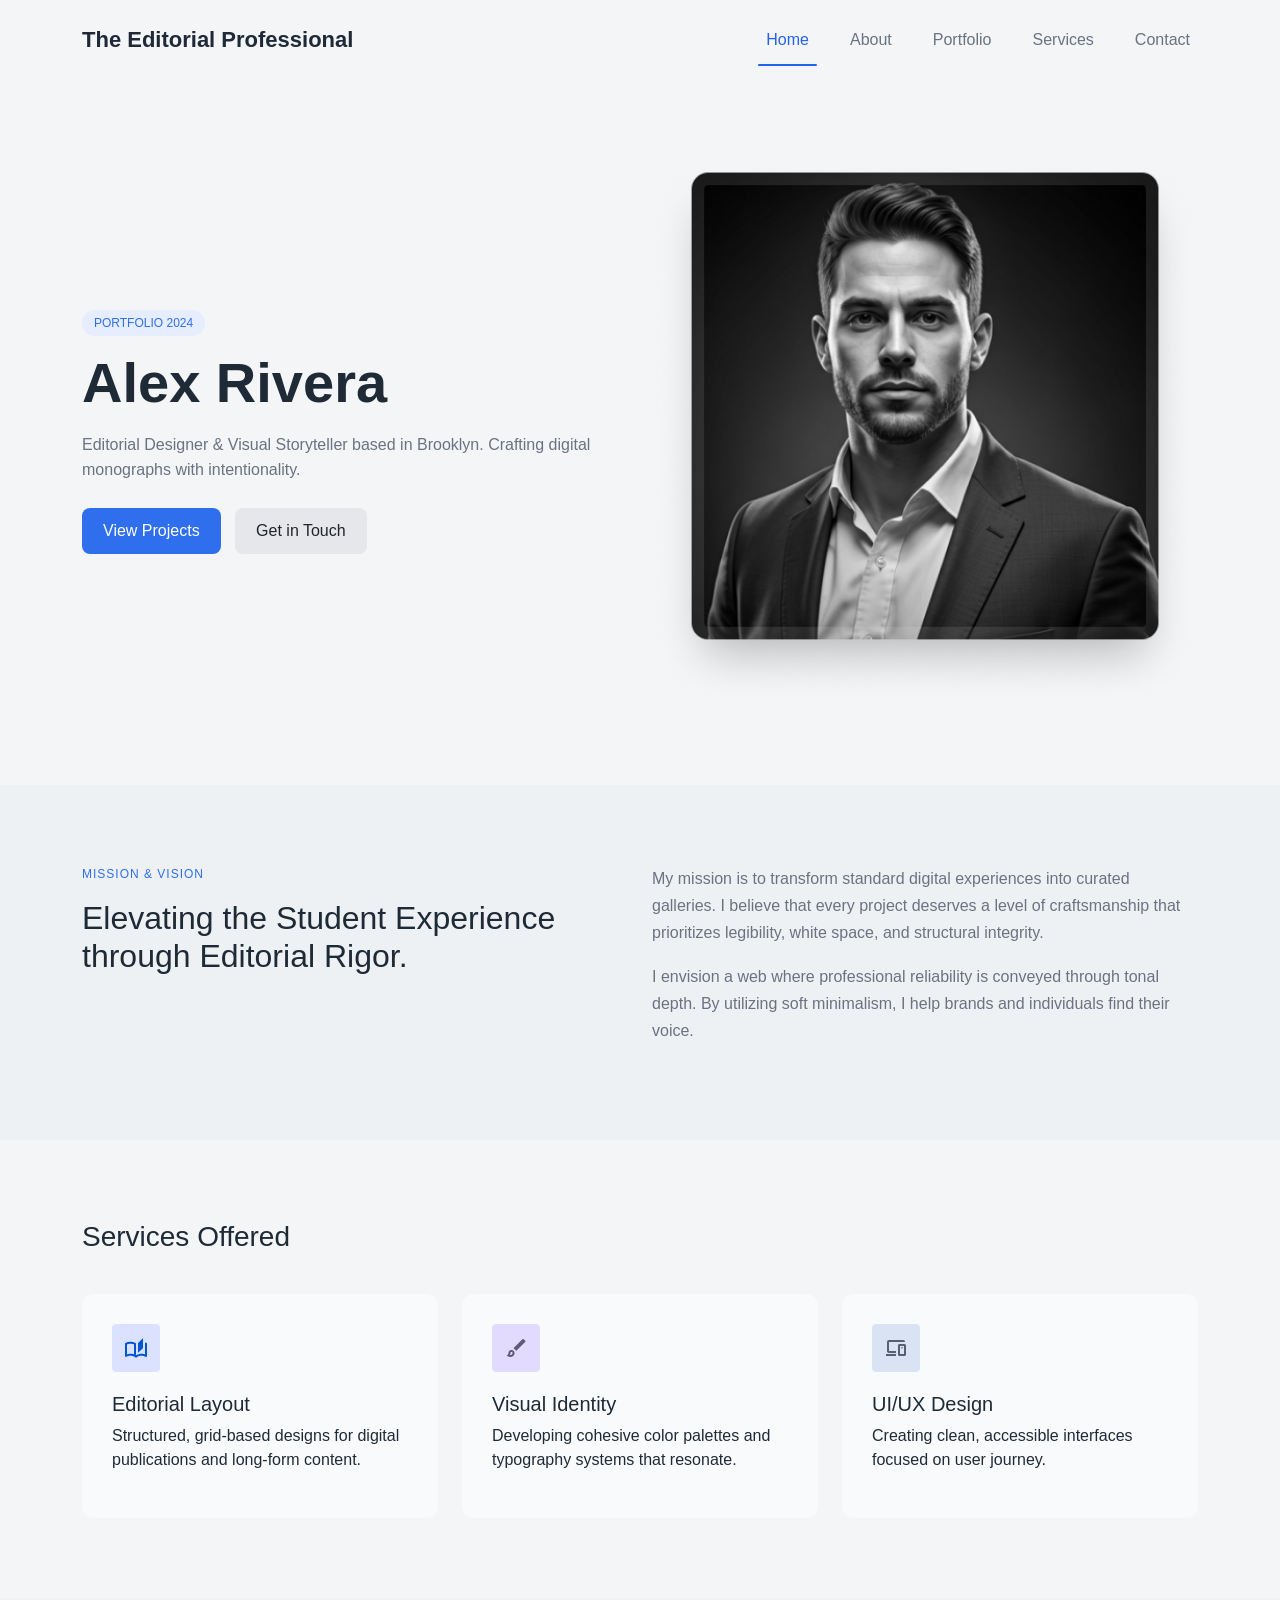
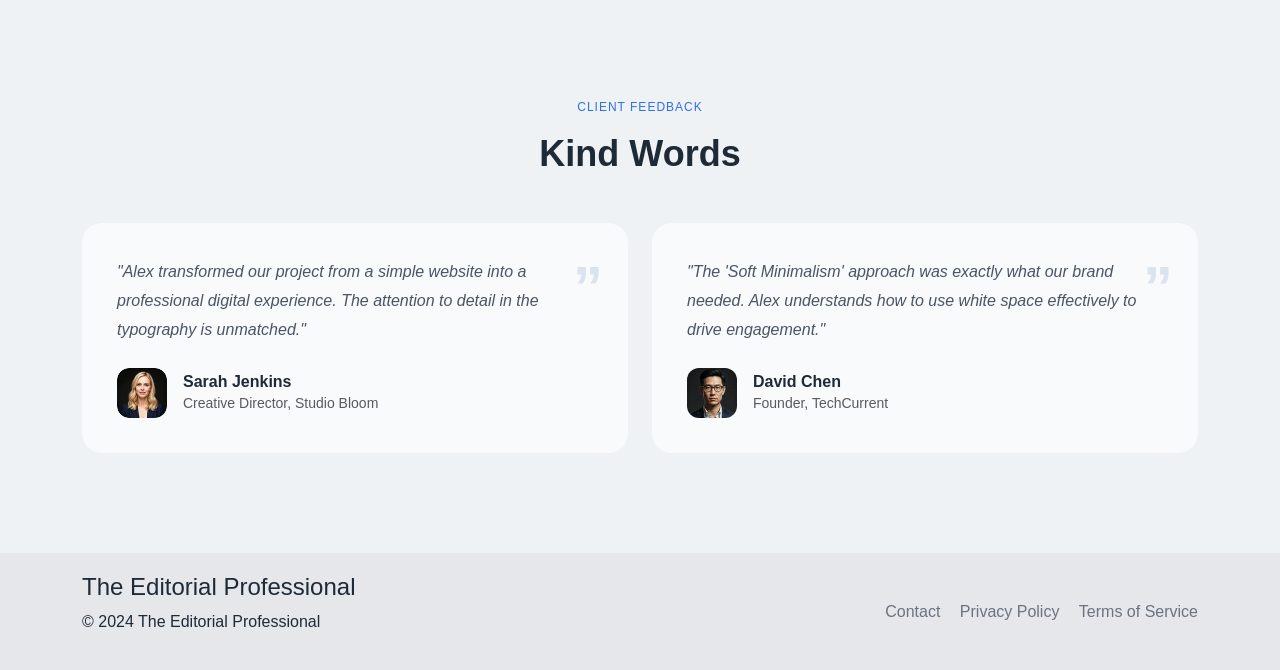
<file: index.html>
<!DOCTYPE html>
<html lang="en">
<head>
    <meta charset="UTF-8">
    <meta name="viewport" content="width=device-width, initial-scale=1.0">
    <title>Home</title>

    <!-- Bootstrap -->
    <link href="https://cdn.jsdelivr.net/npm/bootstrap@5.3.8/dist/css/bootstrap.min.css" rel="stylesheet" integrity="sha384-sRIl4kxILFvY47J16cr9ZwB07vP4J8+LH7qKQnuqkuIAvNWLzeN8tE5YBujZqJLB" crossorigin="anonymous">

    <!-- Custom CSS -->
    <link rel="stylesheet" href="style.css">
</head>
<body>

<!-- ===== Navbar Section Start ===== -->
<nav class="navbar navbar-expand-lg custom-navbar">
    <div class="container">

        <!-- Logo -->
        <a class="navbar-brand" href="#">The Editorial Professional</a>

        <!-- Mobile Toggle -->
        <button class="navbar-toggler" type="button" data-bs-toggle="collapse" data-bs-target="#navbarNav">
            <span class="navbar-toggler-icon"></span>
        </button>

        <!-- Menu -->
        <div class="collapse navbar-collapse justify-content-end" id="navbarNav">
            <ul class="navbar-nav">

                <li class="nav-item">
                    <a class="nav-link active" href="index.html">Home</a>
                </li>

                <li class="nav-item">
                    <a class="nav-link" href="about.html">About</a>
                </li>

                <li class="nav-item">
                    <a class="nav-link" href="portfolio.html">Portfolio</a>
                </li>

                <li class="nav-item">
                    <a class="nav-link" href="services.html">Services</a>
                </li>

                <li class="nav-item">
                    <a class="nav-link" href="contract.html">Contact</a>
                </li>

            </ul>
        </div>

    </div>
</nav>
<!-- ===== Navbar Section End ===== -->


<!-- ===== Hero Section Start ===== -->
<section class="hero-section">
    <div class="container">
        <div class="row align-items-center">

            <div class="col-lg-6">
                <span class="badge-custom">PORTFOLIO 2024</span>

                <h1 class="hero-title">Alex Rivera</h1>

                <p class="hero-text">
                    Editorial Designer & Visual Storyteller based in Brooklyn.
                    Crafting digital monographs with intentionality.
                </p>

                <div class="hero-buttons">
                    <a href="#" class="btn btn-primary-custom">View Projects</a>
                    <a href="#" class="btn btn-secondary-custom">Get in Touch</a>
                </div>
            </div>

            <div class="col-lg-6 text-center">
                <img src="img/home/Container.png" class="hero-img" alt="">
            </div>

        </div>
    </div>
</section>
<!-- ===== Hero Section End ===== -->


<!-- ===== Mission Section Start ===== -->
<section class="mission-section">
    <div class="container">
        <div class="row">

            <div class="col-lg-6">
                <p class="section-label">MISSION & VISION</p>
                <h2 class="mission-title">
                    Elevating the Student Experience through Editorial Rigor.
                </h2>
            </div>

            <div class="col-lg-6">
                <p class="mission-text">
                    My mission is to transform standard digital experiences into curated galleries.
                    I believe that every project deserves a level of craftsmanship that prioritizes
                    legibility, white space, and structural integrity.
                </p>

                <p class="mission-text">
                    I envision a web where professional reliability is conveyed through tonal depth.
                    By utilizing soft minimalism, I help brands and individuals find their voice.
                </p>
            </div>

        </div>
    </div>
</section>
<!-- ===== Mission Section End ===== -->


<!-- ===== Services Section Start ===== -->
<section class="services-section">
    <div class="container">

        <h3 class="services-title">Services Offered</h3>

        <div class="row g-4">

            <div class="col-md-4">
                <div class="service-card">
                    <img src="img/home/Background (1).png" alt="">
                    <h5>Editorial Layout</h5>
                    <p>Structured, grid-based designs for digital publications and long-form content.</p>
                </div>
            </div>

            <div class="col-md-4">
                <div class="service-card">
                    <img src="img/home/Background (2).png" alt="">
                    <h5>Visual Identity</h5>
                    <p>Developing cohesive color palettes and typography systems that resonate.</p>
                </div>
            </div>

            <div class="col-md-4">
                <div class="service-card">
                    <img src="img/home/Background (3).png" alt="">
                    <h5>UI/UX Design</h5>
                    <p>Creating clean, accessible interfaces focused on user journey.</p>
                </div>
            </div>

        </div>
    </div>
</section>
<!-- ===== Services Section End ===== -->



<!-- ===== Testimonial Section Start ===== -->
<section class="testimonial-section">
    <div class="container">

        <!-- Heading -->
        <div class="text-center mb-5">
            <p class="section-label">CLIENT FEEDBACK</p>
            <h2 class="testimonial-title">Kind Words</h2>
        </div>


        <div class="row g-4">

            <!-- Card 1 -->
            <div class="col-lg-6">
                <div class="testimonial-card">

                    <div class="quote-icon">”</div>

                    <p class="testimonial-text">
                        "Alex transformed our project from a simple website into a professional digital experience.
                        The attention to detail in the typography is unmatched."
                    </p>

                    <div class="d-flex align-items-center mt-4">
                        <img src="img/home/Background (4).png" class="client-img" alt="">

                        <div class="ms-3">
                            <h6 class="mb-0 fw-semibold">Sarah Jenkins</h6>
                            <small class="text-muted">Creative Director, Studio Bloom</small>
                        </div>
                    </div>

                </div>
            </div>


            <!-- Card 2 -->
            <div class="col-lg-6">
                <div class="testimonial-card">

                    <div class="quote-icon">”</div>

                    <p class="testimonial-text">
                        "The 'Soft Minimalism' approach was exactly what our brand 
                        <br>needed.
                        Alex understands how to use white space effectively to drive engagement."
                    </p>

                    <div class="d-flex align-items-center mt-4">
                        <img src="img/home/David Chen.png" class="client-img" alt="">

                        <div class="ms-3">
                            <h6 class="mb-0 fw-semibold">David Chen</h6>
                            <small class="text-muted">Founder, TechCurrent</small>
                        </div>
                    </div>

                </div>
            </div>

        </div>

    </div>
</section>
<!-- ===== Testimonial Section End ===== -->



<!-- ===== Footer Section Start ===== -->
<footer class="footer">
    <div class="container d-flex justify-content-between align-items-center flex-wrap">
        <div>
            <h4>The Editorial Professional</h4>
            <p>© 2024 The Editorial Professional</p>
        </div>

        <div>
            <a href="contract.html">Contact</a>
            <a href="#">Privacy Policy</a>
            <a href="#">Terms of Service</a>
        </div>
    </div>
</footer>
<!-- ===== Footer Section End ===== -->


<script src="https://cdn.jsdelivr.net/npm/bootstrap@5.3.8/dist/js/bootstrap.bundle.min.js" integrity="sha384-FKyoEForCGlyvwx9Hj09JcYn3nv7wiPVlz7YYwJrWVcXK/BmnVDxM+D2scQbITxI" crossorigin="anonymous"></script>
</body>
</html>
</file>
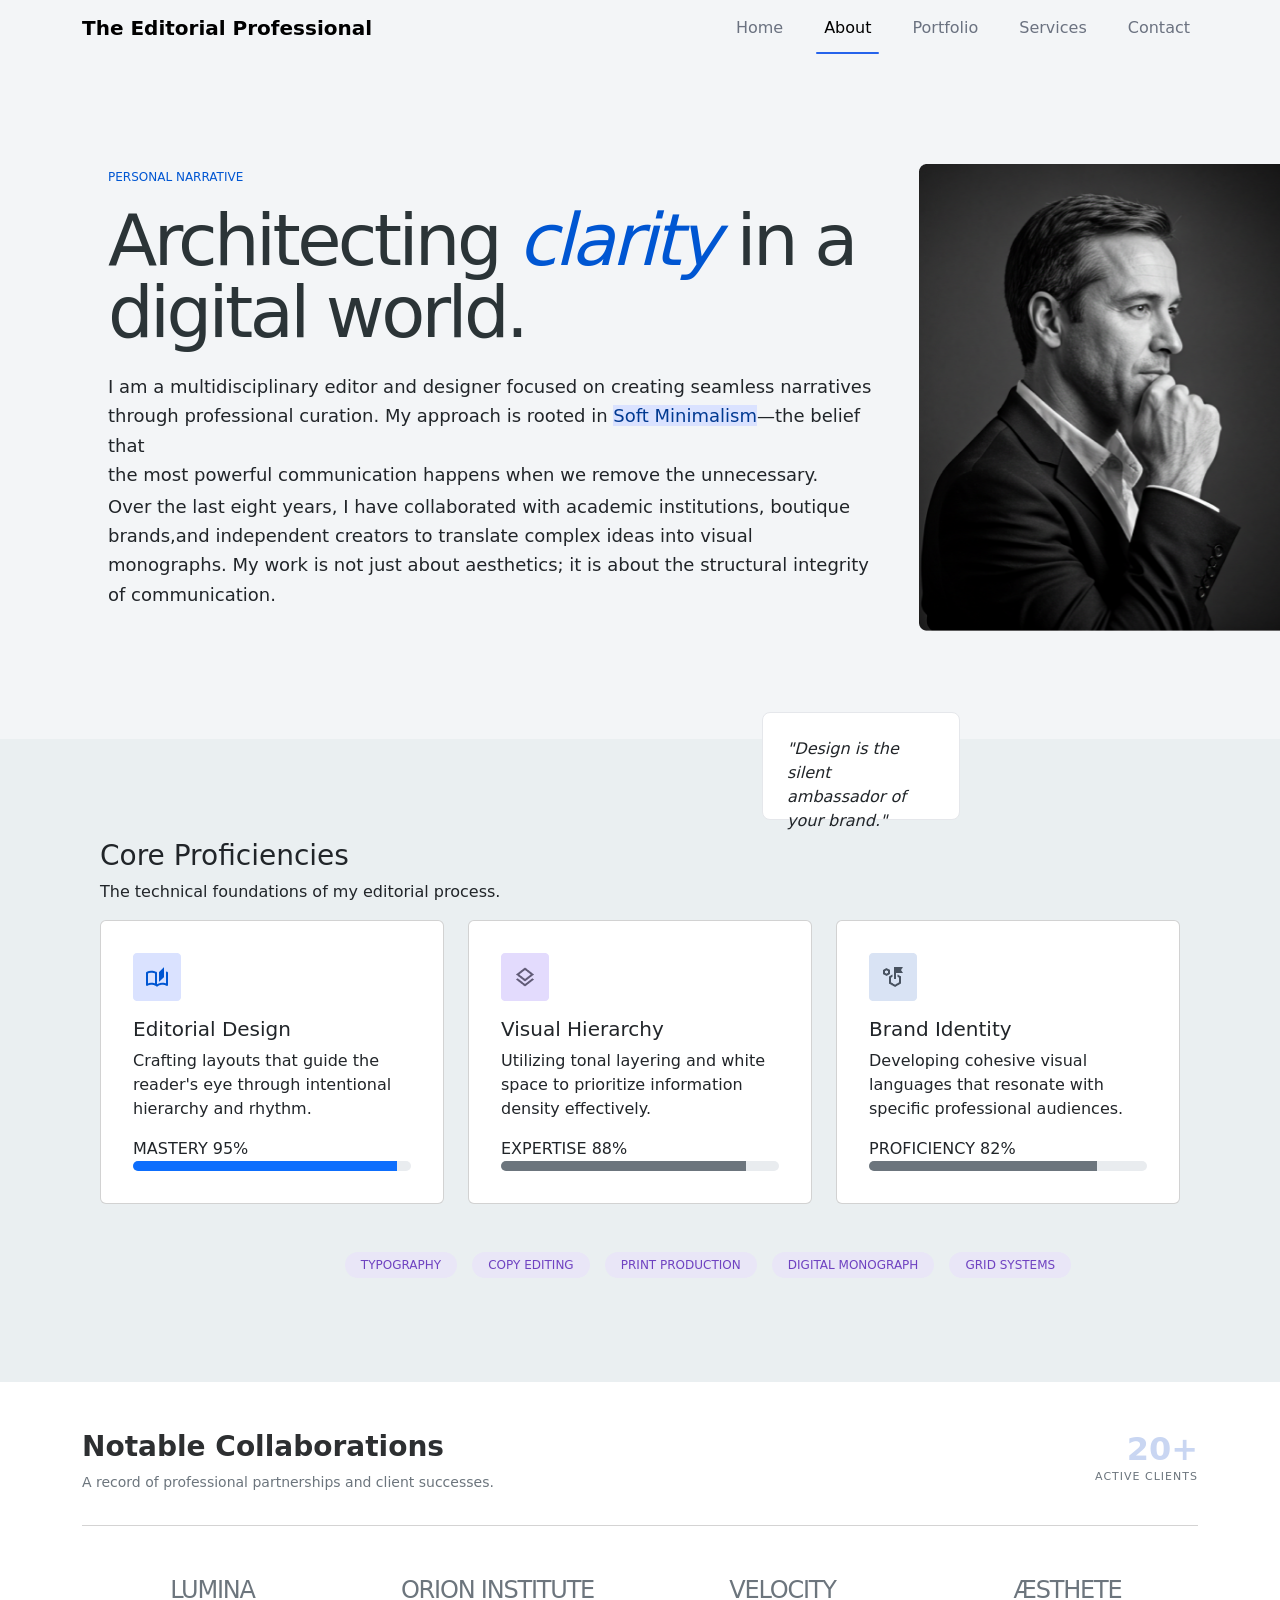
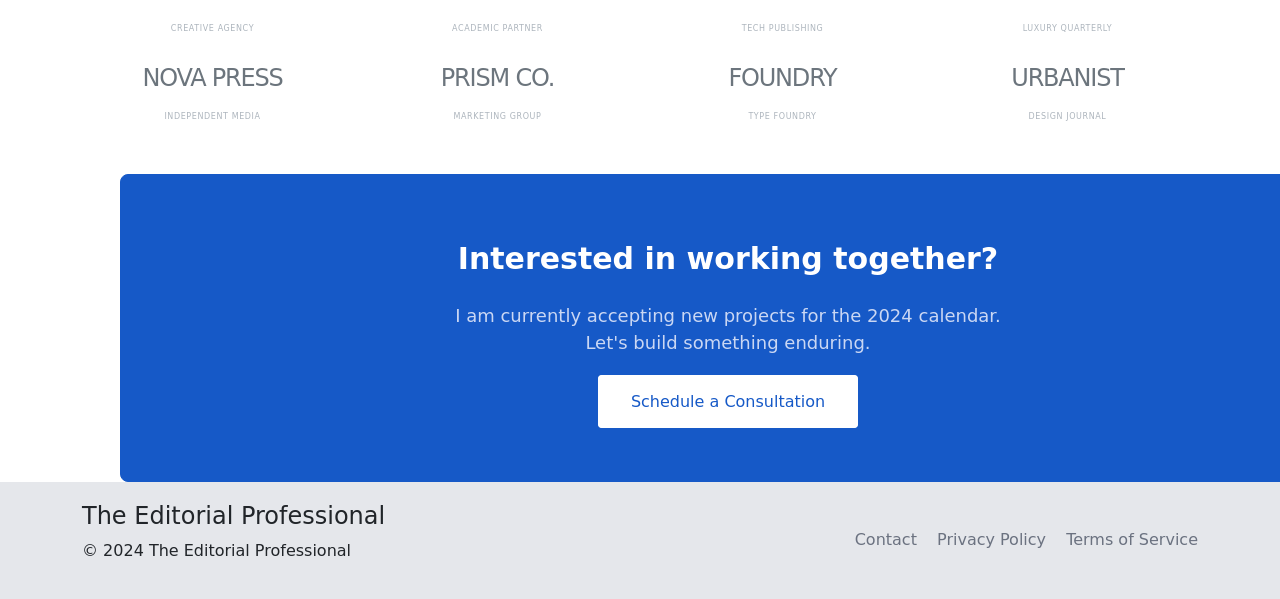
<file: about.html>
<!DOCTYPE html>
<html lang="en">
<head>
    <meta charset="UTF-8">
    <meta name="viewport" content="width=device-width, initial-scale=1.0">
    <title>About</title>
    <link rel="stylesheet" href="style.css">
    <link href="https://cdn.jsdelivr.net/npm/bootstrap@5.3.8/dist/css/bootstrap.min.css" rel="stylesheet" integrity="sha384-sRIl4kxILFvY47J16cr9ZwB07vP4J8+LH7qKQnuqkuIAvNWLzeN8tE5YBujZqJLB" crossorigin="anonymous">
</head>
<body>

    <!-- ===== Navbar Section Start ===== -->
    <nav class="navbar navbar-expand-lg custom-navbar">
        <div class="container">

            <!-- Logo -->
            <a class="navbar-brand" href="#">The Editorial Professional</a>

            <!-- Mobile Toggle -->
            <button class="navbar-toggler" type="button" data-bs-toggle="collapse" data-bs-target="#navbarNav">
                <span class="navbar-toggler-icon"></span>
            </button>

            <!-- Menu -->
            <div class="collapse navbar-collapse justify-content-end" id="navbarNav">
                <ul class="navbar-nav">

                    <li class="nav-item">
                        <a class="nav-link" href="index.html">Home</a>
                    </li>

                    <li class="nav-item">
                        <a class="nav-link active" href="about.html">About</a>
                    </li>

                    <li class="nav-item">
                        <a class="nav-link" href="portfolio.html">Portfolio</a>
                    </li>

                    <li class="nav-item">
                        <a class="nav-link" href="services.html">Services</a>
                    </li>

                    <li class="nav-item">
                        <a class="nav-link" href="contract.html">Contact</a>
                    </li>

                </ul>
            </div>

        </div>
    </nav>
    <!-- ===== Navbar Section End ===== -->

    <section class="about-section portfolio-hero-section-bg">
        <div class="d-flex">
            <div class="p-2 w-100">
                <p><span class="color-blue custom-size-font">PERSONAL NARRATIVE</span></p>
                <div class="heading-div">
                    <h1>Architecting <span style="font-style: italic;" class="color-blue">clarity</span> in a
                    digital world.</h1>
                </div>
                <div class="custom-div-p">
                    <p class="custom-size-p padding-top-about">
                    I am a multidisciplinary editor and designer focused on creating seamless narratives through professional curation. My approach is rooted in <span style="color: #003991; background-color: #DAE2FF;">Soft Minimalism</span>—the belief that <br>the most powerful communication happens when we remove the unnecessary.
                    </p>
                </div>
                <br><br>
                <div class="custom-div-p">
                    <p class="custom-size-p">
                    Over the last eight years, I have collaborated with academic institutions, boutique brands,and independent creators to translate complex ideas into visual monographs. My work is not just about aesthetics; it is about the structural integrity of communication.
                    </p>
                </div>
            </div>
            <div class="p-2 flex-shrink-1">
                <img src="src/img/person about.png" width="373.33px" height="466.66px" alt="">
                <div class="box-about-quote mt-3">
                    <p>
                        "Design is the silent ambassador of your brand."
                    </p>
                </div>
            </div>
        </div>
    </section>
    <section class="about-section custom-bg-core">
        <div>
            <h3>Core Proficiencies</h3>
            <p>The technical foundations of my editorial process.</p>
        </div>
        <div class="row row-cols-1 row-cols-md-3 g-4">
            <div class="col">
                <div class="card h-100 custom-padding-card1">
                    <img src="/src/img/icons/editorial design.png" width="48px" height="48px" alt="...">
                    <div class="card-body" style="padding: 0;">
                        <h5 class="card-title custom-padding-top">Editorial Design</h5>
                        <p class="card-text custom-padding-bottom">Crafting layouts that guide the reader's eye
                        through intentional hierarchy and rhythm.</p>
                    </div>
                    <div class="progress-label">
                        <span>MASTERY</span>
                        <span>95%</span>
                    </div>
                    <div class="progress" role="progressbar" aria-label="Example 10px high" style="height: 10px;">
                        <div class="progress-bar .bg-primary" style="width:95%"></div>
                    </div>
                </div>
            </div>
            <div class="col">
                <div class="card h-100 custom-padding-card1">
                    <img src="/src/img/icons/visual hierarchy.png" width="48px" height="48px" alt="...">
                    <div class="card-body" style="padding: 0;">
                        <h5 class="card-title custom-padding-top">Visual Hierarchy</h5>
                        <p class="card-text custom-padding-bottom">Utilizing tonal layering and white space to
                        prioritize information density effectively.</p>
                    </div>
                    <div class="progress-label">
                        <span>EXPERTISE</span>
                        <span>88%</span>
                    </div>
                    <div class="progress" role="progressbar" aria-label="Example 10px high" style="height: 10px;">
                        <div class="progress-bar bg-secondary" style="width:88%"></div>
                    </div>
                </div>
            </div>
            <div class="col">
                <div class="card h-100 custom-padding-card1">
                    <img src="/src/img/icons/Brand identity.png" width="48px" height="48px" alt="...">
                    <div class="card-body" style="padding: 0;">
                        <h5 class="card-title custom-padding-top">Brand Identity</h5>
                        <p class="card-text custom-padding-bottom">
                            Developing cohesive visual languages that resonate with specific professional audiences.
                        </p>
                    </div>
                    <div class="progress-label">
                        <span>PROFICIENCY</span>
                        <span>82%</span>
                    </div>
                    <div class="progress" role="progressbar" aria-label="Example 10px high" style="height: 10px;">
                        <div class="progress-bar bg-secondary" style="width:82%"></div>
                    </div>
                </div>
            </div>
        </div>
        <div class="text-center mt-5 custom-height-width">
            <span class="tag">TYPOGRAPHY</span>
            <span class="tag">COPY EDITING</span>
            <span class="tag">PRINT PRODUCTION</span>
            <span class="tag">DIGITAL MONOGRAPH</span>
            <span class="tag">GRID SYSTEMS</span>
        </div>
    </section>

    <section class="collaberation-section py-5">
        <div class="container">
            <!-- Header -->
            <div class="d-flex justify-content-between align-items-start flex-wrap">
                <div>
                    <h2 class="section-title">Notable Collaborations</h2>
                    <p class="section-subtitle">
                        A record of professional partnerships and client successes.
                    </p>
                </div>
                <div class="text-end clients-box">
                    <h3>20+</h3>
                    <p>ACTIVE CLIENTS</p>
                </div>
            </div>
            <hr class="divider">
            <!-- Logos Grid -->
            <div class="row text-center g-4 mt-4">
                <div class="col-6 col-md-3">
                    <div class="brand">
                        <h5>LUMINA</h5>
                        <span>CREATIVE AGENCY</span>
                    </div>
                </div>
                <div class="col-6 col-md-3">
                    <div class="brand">
                        <h5>ORION INSTITUTE</h5>
                        <span>ACADEMIC PARTNER</span>
                    </div>
                </div>
                <div class="col-6 col-md-3">
                    <div class="brand">
                        <h5>VELOCITY</h5>
                        <span>TECH PUBLISHING</span>
                    </div>
                </div>
                <div class="col-6 col-md-3">
                    <div class="brand">
                        <h5>ÆSTHETE</h5>
                        <span>LUXURY QUARTERLY</span>
                    </div>
                </div>
                <div class="col-6 col-md-3">
                    <div class="brand">
                        <h5>NOVA PRESS</h5>
                        <span>INDEPENDENT MEDIA</span>
                    </div>
                </div>
                <div class="col-6 col-md-3">
                    <div class="brand">
                        <h5>PRISM CO.</h5>
                        <span>MARKETING GROUP</span>
                    </div>
                </div>
                <div class="col-6 col-md-3">
                    <div class="brand">
                        <h5>FOUNDRY</h5>
                        <span>TYPE FOUNDRY</span>
                    </div>
                </div>
                <div class="col-6 col-md-3">
                    <div class="brand">
                        <h5>URBANIST</h5>
                        <span>DESIGN JOURNAL</span>
                    </div>
                </div>
            </div>
        </div>
    </section>

    <section class="schedule-section d-flex align-items-center text-center">
        <div class="container">
           <h3 class="schedule-title">Interested in working together?</h3>
           <p class="schedule-subtitle">
            I am currently accepting new projects for the 2024 calendar.
            Let's build something enduring.
           </p>
           <a href="#" class="schedule-btn">
            Schedule a Consultation
           </a>
        </div>
    </section>





    <!-- ===== Footer Section Start ===== -->
    <footer class="footer">
        <div class="container d-flex justify-content-between align-items-center flex-wrap">
            <div>
                <h4>The Editorial Professional</h4>
                <p>© 2024 The Editorial Professional</p>
            </div>

            <div>
                <a href="contract.html">Contact</a>
                <a href="#">Privacy Policy</a>
                <a href="#">Terms of Service</a>
            </div>
        </div>
    </footer>
    <!-- ===== Footer Section End ===== -->
    
    <script src="https://cdn.jsdelivr.net/npm/bootstrap@5.3.8/dist/js/bootstrap.bundle.min.js" integrity="sha384-FKyoEForCGlyvwx9Hj09JcYn3nv7wiPVlz7YYwJrWVcXK/BmnVDxM+D2scQbITxI" crossorigin="anonymous"></script>
</body>
</html>
</file>
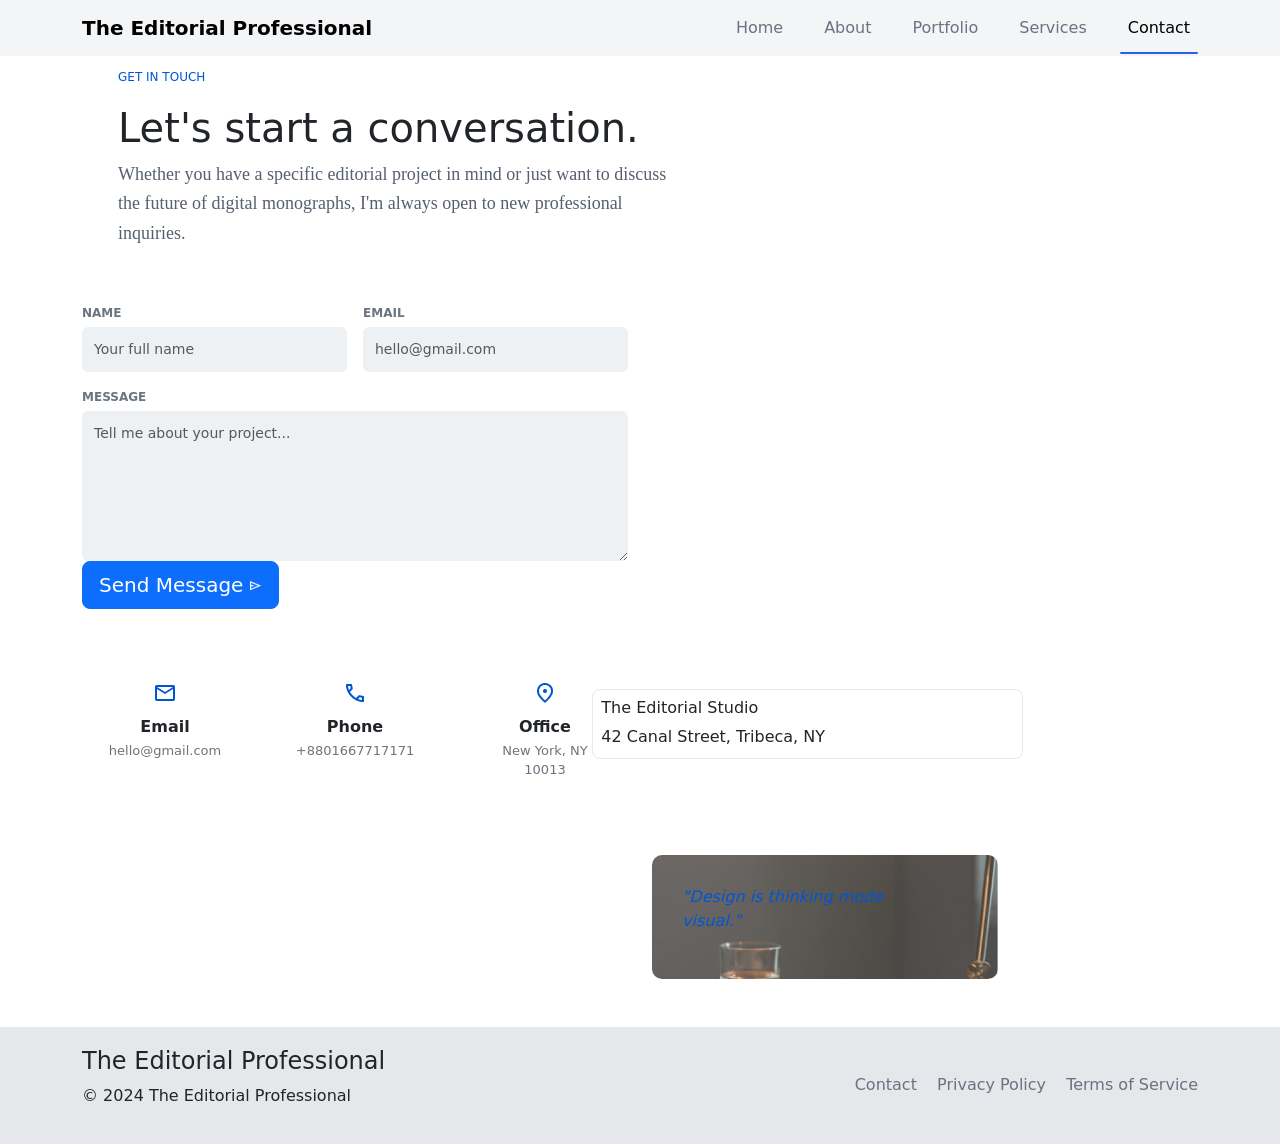
<file: contract.html>
<!DOCTYPE html>
<html lang="en">
<head>
    <meta charset="UTF-8">
    <meta name="viewport" content="width=device-width, initial-scale=1.0">
    <title>Contract</title>
    <link rel="stylesheet" href="style.css">
    <link href="https://cdn.jsdelivr.net/npm/bootstrap@5.3.8/dist/css/bootstrap.min.css" rel="stylesheet" integrity="sha384-sRIl4kxILFvY47J16cr9ZwB07vP4J8+LH7qKQnuqkuIAvNWLzeN8tE5YBujZqJLB" crossorigin="anonymous">
</head>
<body>
        <!-- ===== Navbar Section Start ===== -->
    <nav class="navbar navbar-expand-lg custom-navbar">
        <div class="container">

            <!-- Logo -->
            <a class="navbar-brand" href="#">The Editorial Professional</a>

            <!-- Mobile Toggle -->
            <button class="navbar-toggler" type="button" data-bs-toggle="collapse" data-bs-target="#navbarNav">
                <span class="navbar-toggler-icon"></span>
            </button>

            <!-- Menu -->
            <div class="collapse navbar-collapse justify-content-end" id="navbarNav">
                <ul class="navbar-nav">

                    <li class="nav-item">
                        <a class="nav-link" href="index.html">Home</a>
                    </li>

                    <li class="nav-item">
                        <a class="nav-link" href="about.html">About</a>
                    </li>

                    <li class="nav-item">
                        <a class="nav-link" href="portfolio.html">Portfolio</a>
                    </li>

                    <li class="nav-item">
                        <a class="nav-link" href="services.html">Services</a>
                    </li>

                    <li class="nav-item">
                        <a class="nav-link active" href="contract.html">Contact</a>
                    </li>

                </ul>
            </div>

        </div>
    </nav>
    <!-- ===== Navbar Section End ===== -->


    <section class="contract-title-section">
        <div class="p-2 w-100">
                <p><span class="color-blue custom-size-font">GET IN TOUCH</span></p>
                <div>
                    <h1>Let's start a conversation.</h1>
                </div>
                <div class="custom-div-p">
                    <p class="custom-size-p" style="color: #56606E;font-family:'Times New Roman', Times, serif;">
                    Whether you have a specific editorial project in mind or just want to discuss <br>the future of digital monographs, I'm always open to new professional <br>inquiries.
                    </p>
                </div>
            </div>
        </div>
    </section>
    
    <section class="contact-title-section py-5">
        <div class="container">
            <div class="row g-4">
                <div class="col-lg-6">
                    <form class="contact-form">
                        <div class="row g-3">
                            <div class="col-md-6">
                                <label>NAME</label>
                                <input type="text" class="form-control" placeholder="Your full name">
                            </div>
                            <div class="col-md-6">
                                <label>EMAIL</label>
                                <input type="email" class="form-control" placeholder="hello@gmail.com">
                            </div>
                        </div>
                        <div class="mt-3">
                            <label>MESSAGE</label>
                            <textarea class="form-control" rows="6" placeholder="Tell me about your project..."></textarea>
                        </div>
                        <button type="button" class="btn btn-primary btn-lg">
                            Send Message <img src="src/img/icons/sand-arrow.png" alt="" srcset="">
                        </button>
                    </form>
                    <!-- Contact Info -->
                    <div class="row text-center mt-5 info-boxes">
                        <div class="col-md-4">
                            <div class="info-item">
                                <div class="icon"><img src="src/img/icons/email-icon.png" alt="" srcset=""></div>
                                <h6>Email</h6>
                                <p>hello@gmail.com</p>
                            </div>
                        </div>
                        <div class="col-md-4">
                            <div class="info-item">
                                <div class="icon"><img src="src/img/icons/phone-icon.png" alt="" srcset=""></div>
                                <h6>Phone</h6>
                                <p>+8801667717171</p>
                            </div>
                        </div>
                        <div class="col-md-4">
                            <div class="info-item">
                                <div class="icon"><img src="src/img/icons/address-icon.png" alt="" srcset=""></div>
                                <h6>Office</h6>
                                <p>New York, NY 10013</p>
                            </div>
                        </div>
                    </div>
                </div>
                <!-- RIGHT: MAP + CARD -->
                <div class="col-lg-6">
                    <div class="map-box">
                        <iframe 
                            src="https://maps.google.com/maps?q=New%20York&t=&z=13&ie=UTF8&iwloc=&output=embed"
                            frameborder="0">
                        </iframe>
                        <div class="d-flex mb-3">
                             <div class="p-2"></div>
                             <div class="p-2 map-card">
                                <h6>The Editorial Studio</h6>
                                <p>42 Canal Street, Tribeca, NY</p>
                             </div>
                        </div>
                    </div>
                    <div class="quote-box mt-3">
                        <p>"Design is thinking mode <br> visual."</p>
                    </div>
                </div>
            </div>
        </div>
    </section>


        <!-- ===== Footer Section Start ===== -->
    <footer class="footer">
        <div class="container d-flex justify-content-between align-items-center flex-wrap">
            <div>
                <h4>The Editorial Professional</h4>
                <p>© 2024 The Editorial Professional</p>
            </div>

            <div>
                <a href="contract.html">Contact</a>
                <a href="#">Privacy Policy</a>
                <a href="#">Terms of Service</a>
            </div>
        </div>
    </footer>
    <!-- ===== Footer Section End ===== -->
    


    <script src="https://cdn.jsdelivr.net/npm/bootstrap@5.3.8/dist/js/bootstrap.bundle.min.js" integrity="sha384-FKyoEForCGlyvwx9Hj09JcYn3nv7wiPVlz7YYwJrWVcXK/BmnVDxM+D2scQbITxI" crossorigin="anonymous"></script>
</body>
</html>
</file>
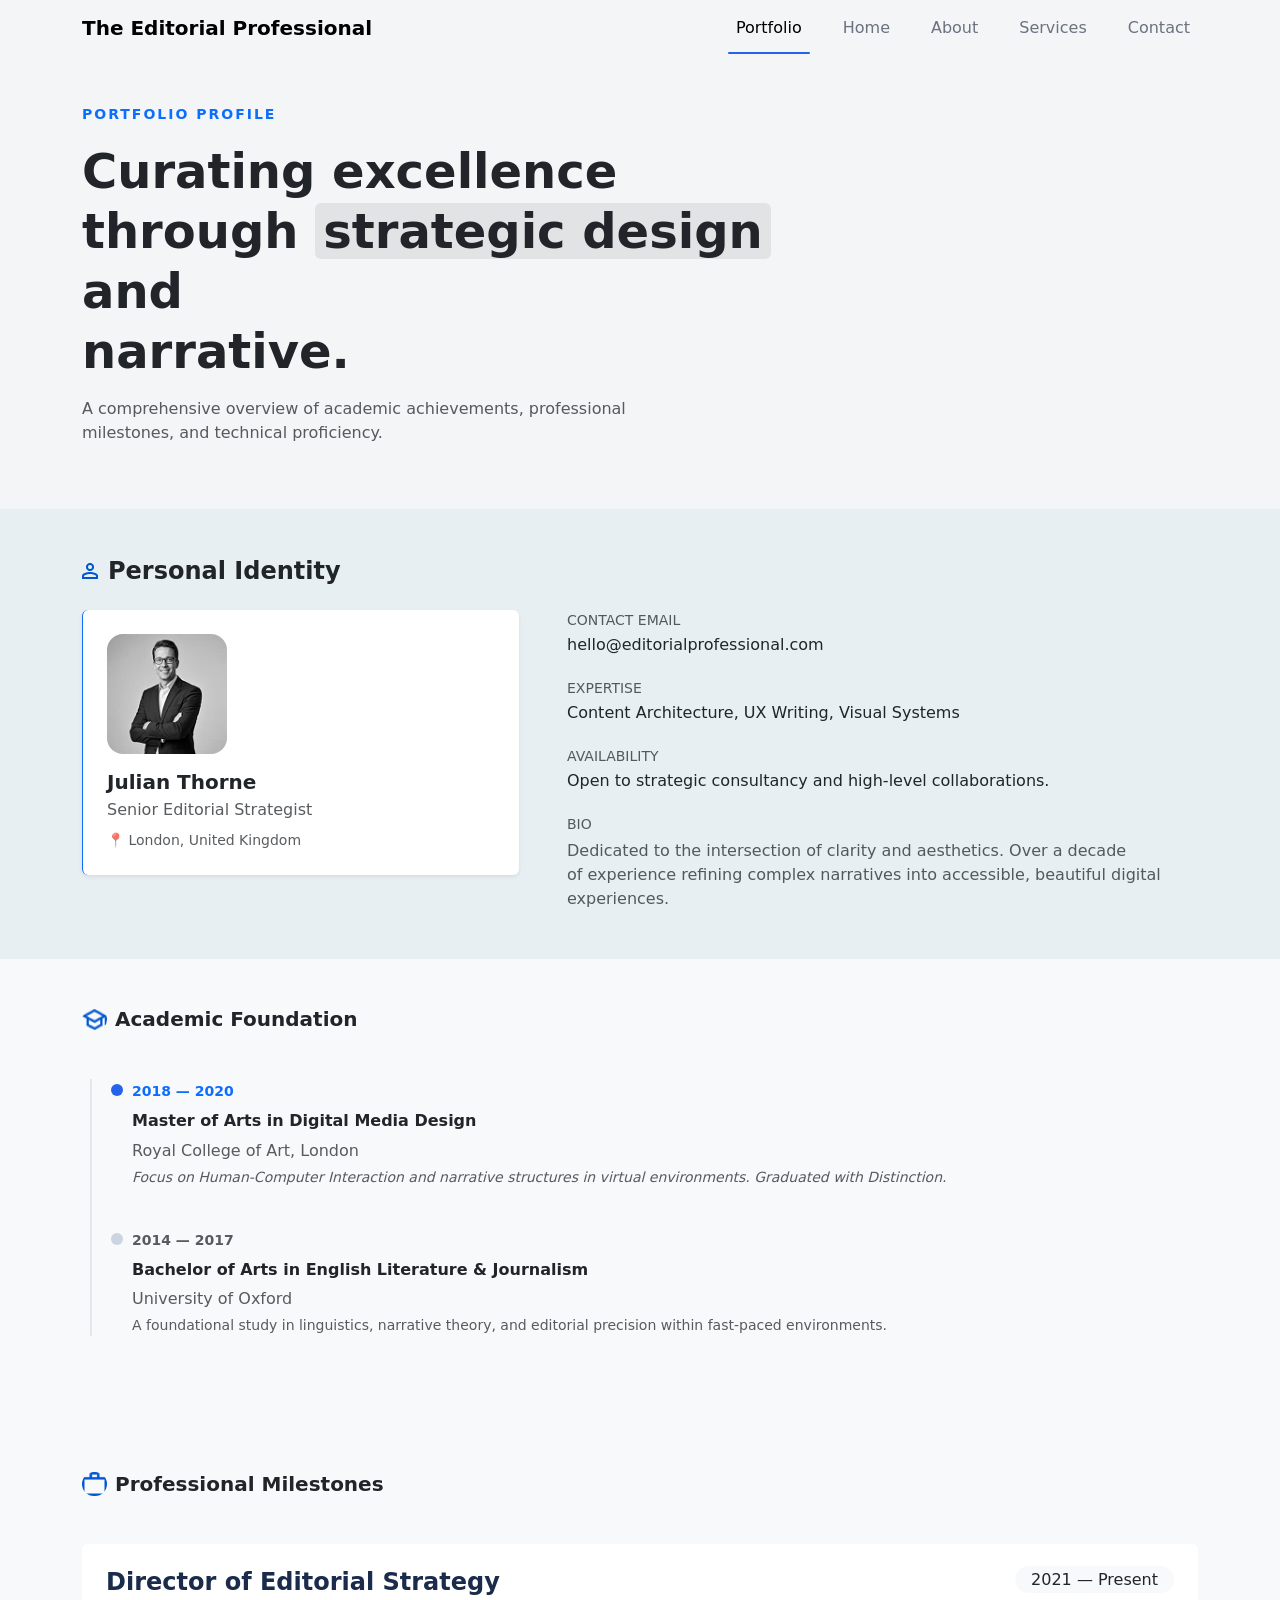
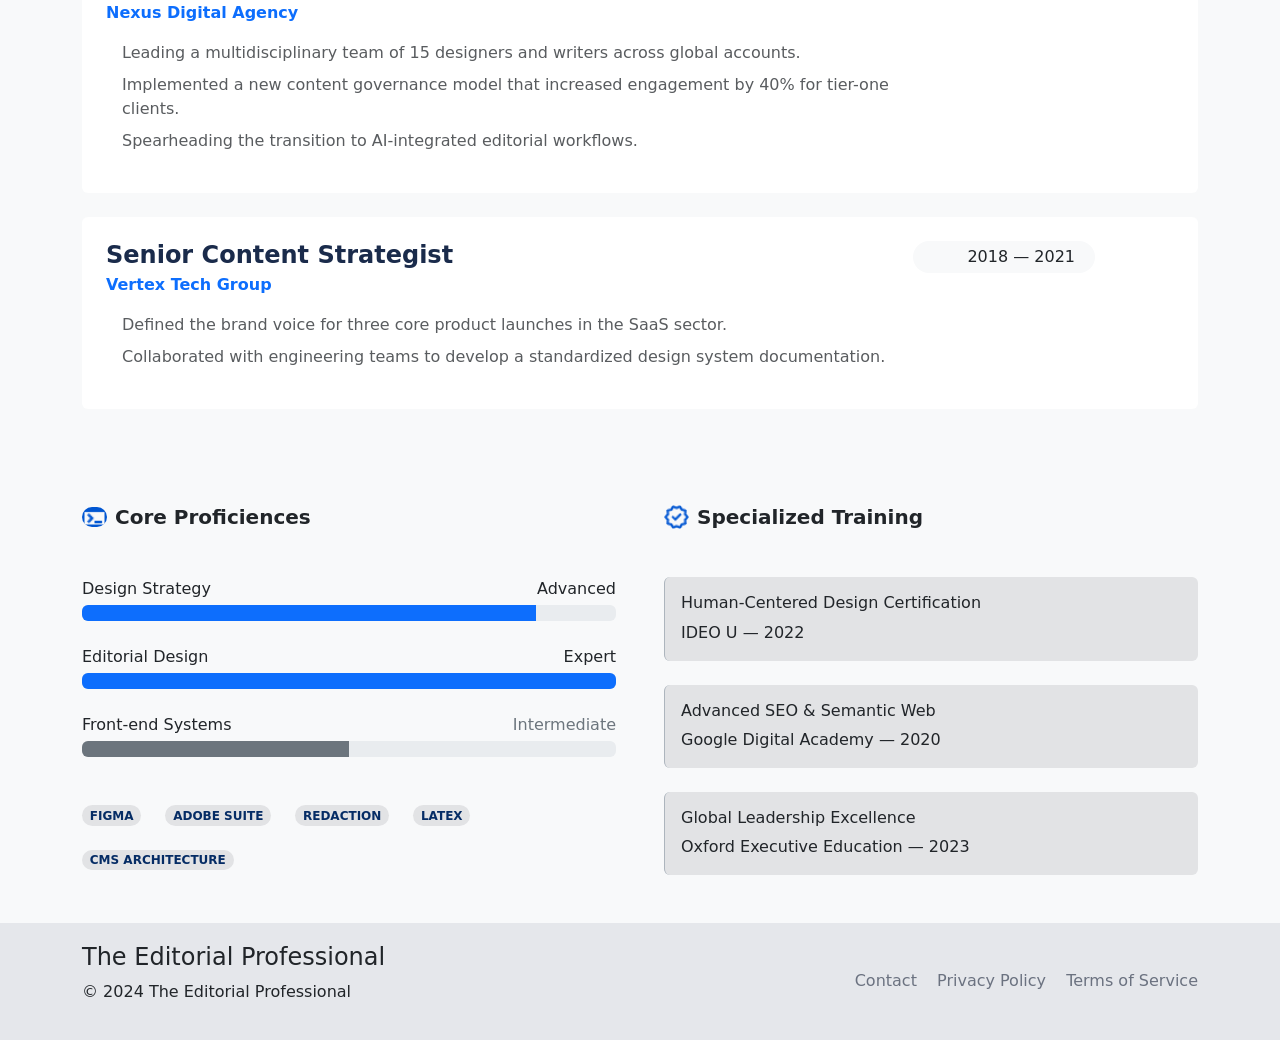
<file: portfolio.html>
<!DOCTYPE html>
<html lang="en">

<head>
    <meta charset="UTF-8">
    <meta name="viewport" content="width=device-width, initial-scale=1.0">
    <title>Editorial Portfolio</title>


    <!-- Custom CSS -->
    <link rel="stylesheet" href="style.css">

    <!-- Bootstrap -->
    <link href="https://cdn.jsdelivr.net/npm/bootstrap@5.3.8/dist/css/bootstrap.min.css" rel="stylesheet"
        integrity="sha384-sRIl4kxILFvY47J16cr9ZwB07vP4J8+LH7qKQnuqkuIAvNWLzeN8tE5YBujZqJLB" crossorigin="anonymous">
</head>

<body>
    <!-- ===== Navbar Section Start ===== -->
    <nav class="navbar navbar-expand-lg custom-navbar">
        <div class="container">

            <!-- Logo -->
            <a class="navbar-brand" href="#">The Editorial Professional</a>

            <!-- Mobile Toggle -->
            <button class="navbar-toggler" type="button" data-bs-toggle="collapse" data-bs-target="#navbarNav">
                <span class="navbar-toggler-icon"></span>
            </button>

            <!-- Menu -->
            <div class="collapse navbar-collapse justify-content-end" id="navbarNav">
                <ul class="navbar-nav">
                    <li class="nav-item">
                        <a class="nav-link active" href="portfolio.html">Portfolio</a>
                    </li>

                    <li class="nav-item">
                        <a class="nav-link" href="index.html">Home</a>
                    </li>

                    <li class="nav-item">
                        <a class="nav-link" href="about.html">About</a>
                    </li>



                    <li class="nav-item">
                        <a class="nav-link" href="services.html">Services</a>
                    </li>

                    <li class="nav-item">
                        <a class="nav-link" href="contract.html">Contact</a>
                    </li>

                </ul>
            </div>

        </div>
    </nav>
    <!-- ===== Navbar Section End ===== -->


    <!-- ===== Hero Section Start ===== -->
    <section class="portfolio-hero-section-bg py-5 py-lg-6">
        <div class="container">

            <div class="row">
                <div class="col-lg-8">

                    <!-- Label -->
                    <p class="text-primary text-uppercase small fw-semibold mb-3" style="letter-spacing:2px;">
                        Portfolio Profile
                    </p>

                    <!-- Heading -->
                    <h1 class="fw-bold display-5 lh-sm text-dark">
                        Curating excellence through
                        <span class="bg-secondary-subtle px-2 rounded">
                            strategic design
                        </span>
                        and <br> narrative.
                    </h1>

                    <!-- Description -->
                    <p class="text-muted mt-3 col-lg-9">
                        A comprehensive overview of academic achievements, professional milestones, and technical
                        proficiency.
                    </p>

                </div>
            </div>

        </div>
    </section>
    <!-- ===== Hero Section End ===== -->




    <!-- ===== Personal Identity Section Start ===== -->
    <section class=" bg-personal py-5">
        <div class="container">

            <!-- Section Title -->
            <div class="d-flex align-items-center mb-4">
                <!-- <span class="text-primary me-2 fs-4">👤</span> -->
                <img class="port-icon-img" src="img/portfolio/Container.png" alt="">
                <h4 class="fw-semibold mb-0">Personal Identity</h4>
            </div>


            <div class="row g-5 align-items-start">

                <!-- Left Card -->
                <div class="col-lg-5">
                    <div class="card border-0 border-start border-primary shadow-sm p-4 position-relative custom-card">

                        <!-- Profile Image -->
                        <img src="img/portfolio/profile.png" class="rounded-4 mb-3" width="120" alt="">

                        <!-- Name -->
                        <h5 class="fw-semibold mb-1">Julian Thorne</h5>

                        <!-- Role -->
                        <p class="text-muted mb-2">Senior Editorial Strategist</p>

                        <!-- Location -->
                        <p class="text-muted small mb-0">
                            📍 London, United Kingdom
                        </p>

                    </div>
                </div>


                <!-- Right Content -->
                <div class="col-lg-7 ">

                    <div class="mb-4">
                        <p class="text-uppercase small text-muted mb-1">Contact Email</p>
                        <h6 class="fw-normal">hello@editorialprofessional.com</h6>
                    </div>

                    <div class="mb-4">
                        <p class="text-uppercase small text-muted mb-1">Expertise</p>
                        <h6 class="fw-normal">
                            Content Architecture, UX Writing, Visual Systems
                        </h6>
                    </div>

                    <div class="mb-4">
                        <p class="text-uppercase small text-muted mb-1">Availability</p>
                        <h6 class="fw-normal">
                            Open to strategic consultancy and high-level collaborations.
                        </h6>
                    </div>

                    <div>
                        <p class="text-uppercase small text-muted mb-1">Bio</p>
                        <p class="text-muted mb-0">
                            Dedicated to the intersection of clarity and aesthetics.
                            Over a decade <br> of experience refining complex narratives into
                            accessible, beautiful digital <br> experiences.
                        </p>
                    </div>

                </div>

            </div>

        </div>
    </section>
    <!-- ===== Personal Identity Section End ===== -->




    <!-- ===== Academic Foundation Section Start ===== -->
    <section class="bg-light py-5">
        <div class="container">

            <!-- Title -->
            <div class="d-flex align-items-center mb-5 title-container">
                <!-- <span class="text-primary me-2">🎓</span> -->
                <img src="img/portfolio/Container (1).png" class="rounded-4 me-2" width="25" alt="">
                <h5 class="fw-semibold mb-0">Academic Foundation</h5>
            </div>

            <!-- Timeline -->
            <div class="timeline">

                <!-- Item 1 -->
                <div class="timeline-item active">
                    <div class="timeline-dot"></div>

                    <div class="timeline-content">
                        <small class="text-primary fw-semibold">2018 — 2020</small>

                        <h6 class="fw-semibold mt-2">
                            Master of Arts in Digital Media Design
                        </h6>

                        <p class="text-muted mb-1">
                            Royal College of Art, London
                        </p>

                        <p class="text-muted small fst-italic mb-0">
                            Focus on Human-Computer Interaction and narrative structures in virtual environments.
                            Graduated with Distinction.
                        </p>
                    </div>
                </div>


                <!-- Item 2 -->
                <div class="timeline-item">
                    <div class="timeline-dot gray"></div>

                    <div class="timeline-content">
                        <small class="text-muted fw-semibold">2014 — 2017</small>

                        <h6 class="fw-semibold mt-2">
                            Bachelor of Arts in English Literature & Journalism
                        </h6>

                        <p class="text-muted mb-1">
                            University of Oxford
                        </p>

                        <p class="text-muted small mb-0">
                            A foundational study in linguistics, narrative theory, and editorial precision within
                            fast-paced environments.
                        </p>
                    </div>
                </div>

            </div>

        </div>
    </section>
    <!-- ===== Academic Foundation Section End ===== -->



<!-- Professional Milestones section start of protfolio page -->
    <section class="bg-light">
        <div class="container py-5">
            <div class="d-flex align-items-center mb-5 title-container">
                <!-- <span class="text-primary me-2">🎓</span> -->
                <img src="img/portfolio/Icon.png" class="rounded-4 me-2" width="25" alt="">
                <h5 class="fw-semibold mb-0">Professional Milestones</h5>
            </div>

            <div class="card custom-card border-0 p-4 mb-4">
                <div class="row align-items-start">
                    <div class="col-md-9">
                        <h4 class="fw-bold mb-1" style="color: #1a2b4b;">Director of Editorial Strategy</h4>
                        <p class="text-primary fw-semibold mb-3">Nexus Digital Agency</p>

                        <ul class="text-muted list-unstyled ps-3">
                            <li class="mb-2">Leading a multidisciplinary team of 15 designers and writers across global
                                accounts.</li>
                            <li class="mb-2">Implemented a new content governance model that increased engagement by 40%
                                for tier-one clients.</li>
                            <li>Spearheading the transition to AI-integrated editorial workflows.</li>
                        </ul>
                    </div>
                    <div class="col-md-3 text-md-end mt-2 mt-md-0">
                        <span class="year-badge px-3 bg-light rounded-4 py-1">2021 — Present</span>
                    </div>
                </div>
            </div>

            <div class="card custom-card border-0 p-4">
                <div class="row align-items-start">
                    <div class="col-md-9">
                        <h4 class="fw-bold mb-1" style="color: #1a2b4b;">Senior Content Strategist</h4>
                        <p class="text-primary fw-semibold mb-3">Vertex Tech Group</p>

                        <ul class="text-muted list-unstyled ps-3">
                            <li class="mb-2">Defined the brand voice for three core product launches in the SaaS sector.
                            </li>
                            <li>Collaborated with engineering teams to develop a standardized design system
                                documentation.</li>
                        </ul>
                    </div>
                    <div class="col-md-2 text-md-end bg-light rounded-4 p-1 mt-2 mt-md-0">
                        <span class="year-badge px-3 py-1">2018 — 2021</span>
                    </div>
                </div>
            </div>
        </div>
    </section>
    <!-- Professional Milestones section end of protfolio page -->





<!-- Core Proficiences section start of protfolio page -->
    <section class="bg-light">
        <div class="container py-5">
            <div class="row g-5">

                <div class="col-lg-6">
                    <div class="d-flex align-items-center mb-5 title-container">
                        <img src="img/portfolio/Container (2).png" class="rounded-4 me-2" width="25" alt="">
                        <h5 class="fw-semibold mb-0">Core Proficiences</h5>
                    </div>

                    <div class="mb-4">
                        <div class="d-flex justify-content-between mb-1">
                            <span class="skill-label">Design Strategy</span>
                            <span class="level-text">Advanced</span>
                        </div>
                        <div class="progress">
                            <div class="progress-bar bg-primary" style="width: 85%"></div>
                        </div>
                    </div>

                    <div class="mb-4">
                        <div class="d-flex justify-content-between mb-1">
                            <span class="skill-label">Editorial Design</span>
                            <span class="level-text">Expert</span>
                        </div>
                        <div class="progress">
                            <div class="progress-bar bg-primary" style="width: 100%"></div>
                        </div>
                    </div>

                    <div class="mb-4">
                        <div class="d-flex justify-content-between mb-1">
                            <span class="skill-label">Front-end Systems</span>
                            <span class="level-text text-secondary">Intermediate</span>
                        </div>
                        <div class="progress">
                            <div class="progress-bar bg-secondary" style="width: 50%"></div>
                        </div>
                    </div>

                    <div class="d-flex flex-wrap  col-md-9 text-uppercase gap-4 mt-5">
                        <span class="badge custom-badge bg-secondary-subtle text-primary-emphasis rounded-4">Figma</span>
                        <span class="badge custom-badge bg-secondary-subtle rounded-4 text-primary-emphasis">Adobe Suite</span>
                        <span class="badge custom-badge bg-secondary-subtle rounded-4 text-primary-emphasis">Redaction</span>
                        <span class="badge custom-badge bg-secondary-subtle rounded-4 text-primary-emphasis">Latex</span>
                        <span class="badge custom-badge bg-secondary-subtle rounded-4 text-primary-emphasis">CMS Architecture</span>
                    </div>
                </div>

                <div class="col-lg-6">
                    <div class="d-flex align-items-center mb-5 title-container">
                        <img src="img/portfolio/Container (3).png" class="rounded-4 me-2" width="25" alt="">
                        <h5 class="fw-semibold mb-0">Specialized Training</h5>
                    </div>

                    <div class="training-card bg-secondary-subtle p-3 rounded-2 border-0 border-start border-dark-subtle mb-4 ">
                        <h6>Human-Centered Design Certification</h6>
                        <p class="m-0 p-0">IDEO U — 2022</p>
                    </div>

                    <div class="training-card bg-secondary-subtle p-3 rounded-2 border-0 border-start border-dark-subtle mb-4">
                        <h6>Advanced SEO & Semantic Web</h6>
                        <p class="m-0 p-0">Google Digital Academy — 2020</p>
                    </div>

                    <div class="training-card bg-secondary-subtle p-3 rounded-2 border-0 border-start border-dark-subtle">
                        <h6>Global Leadership Excellence</h6>
                        <p class="m-0 p-0">Oxford Executive Education — 2023</p>
                    </div>
                </div>

            </div>
        </div>
    </section>
<!-- Core Proficiences section end of protfolio page -->



    <!-- ===== Footer Section Start ===== -->
<footer class="footer">
    <div class="container d-flex justify-content-between align-items-center flex-wrap">
        <div>
            <h4>The Editorial Professional</h4>
            <p>© 2024 The Editorial Professional</p>
        </div>

        <div>
            <a href="contract.html">Contact</a>
            <a href="#">Privacy Policy</a>
            <a href="#">Terms of Service</a>
        </div>
    </div>
</footer>
<!-- ===== Footer Section End ===== -->






    <script src="https://cdn.jsdelivr.net/npm/bootstrap@5.3.8/dist/js/bootstrap.bundle.min.js"
        integrity="sha384-FKyoEForCGlyvwx9Hj09JcYn3nv7wiPVlz7YYwJrWVcXK/BmnVDxM+D2scQbITxI"
        crossorigin="anonymous"></script>
</body>

</html>
</file>
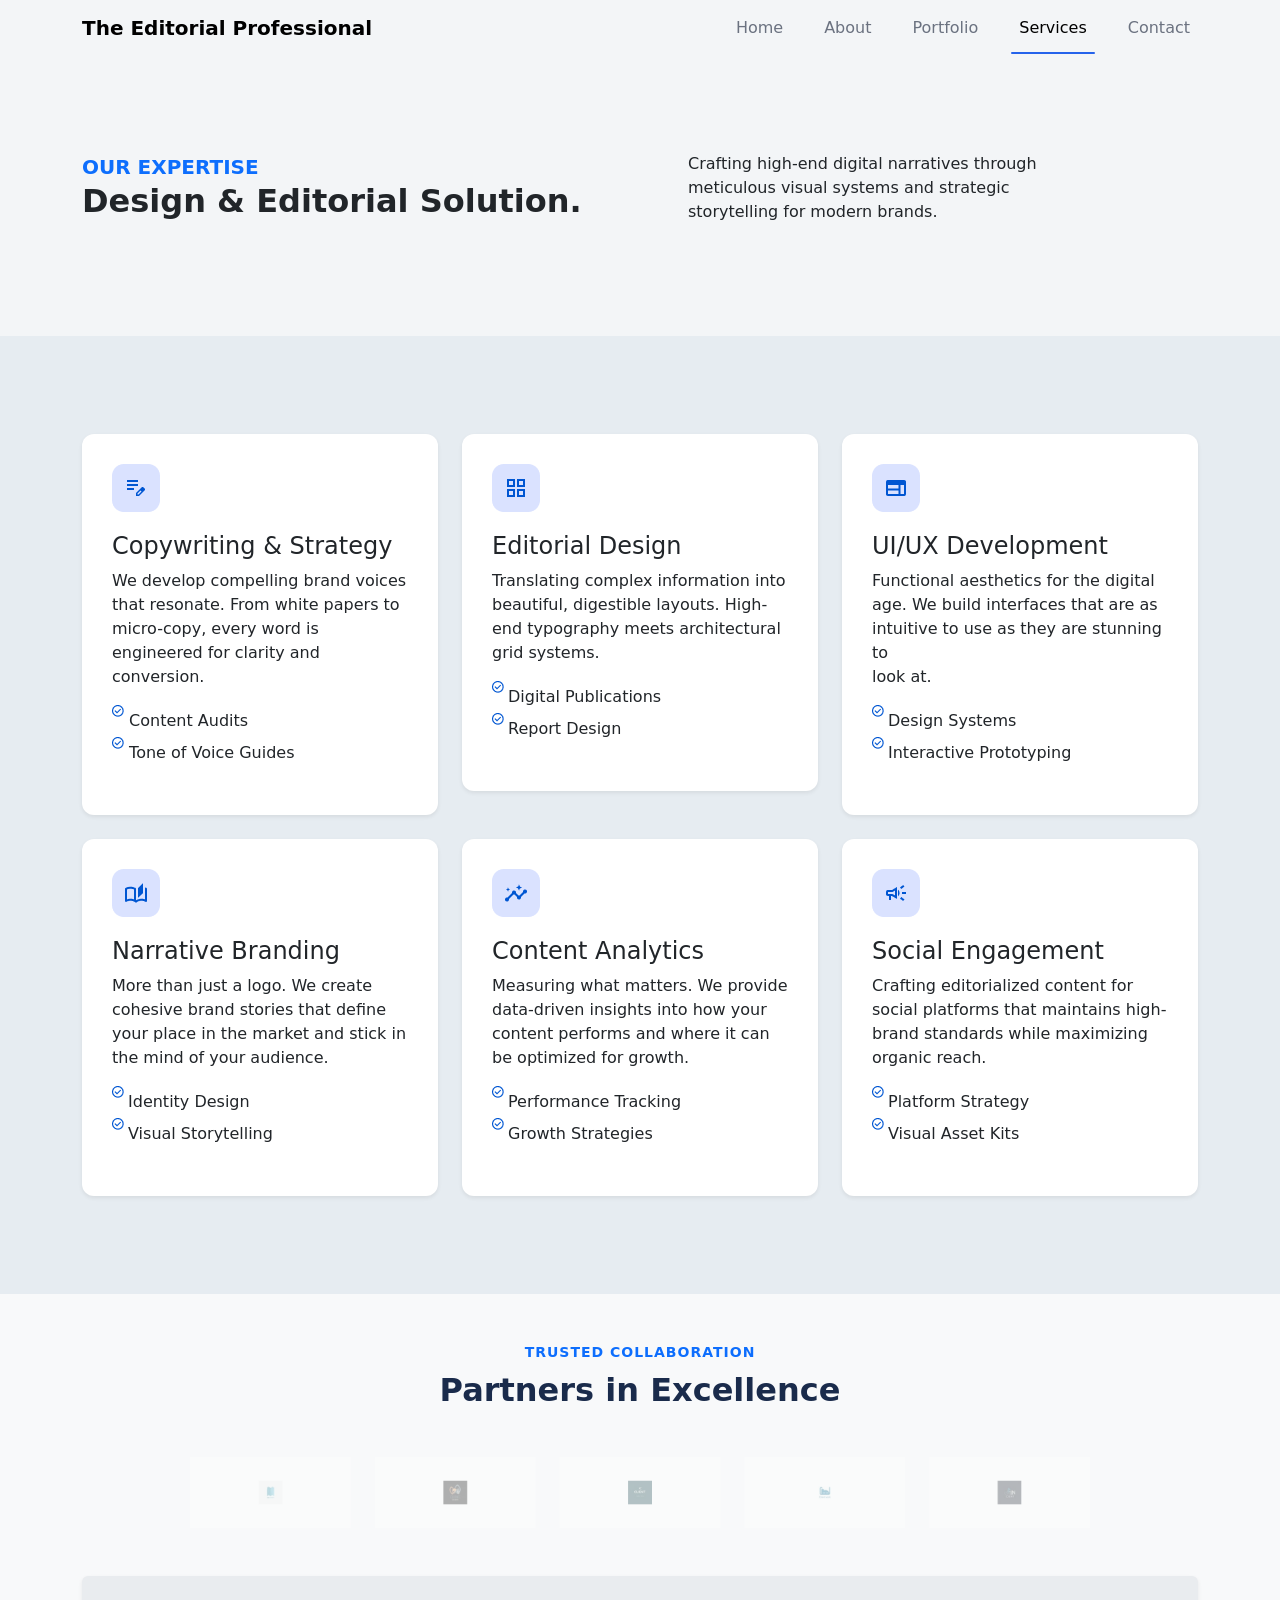
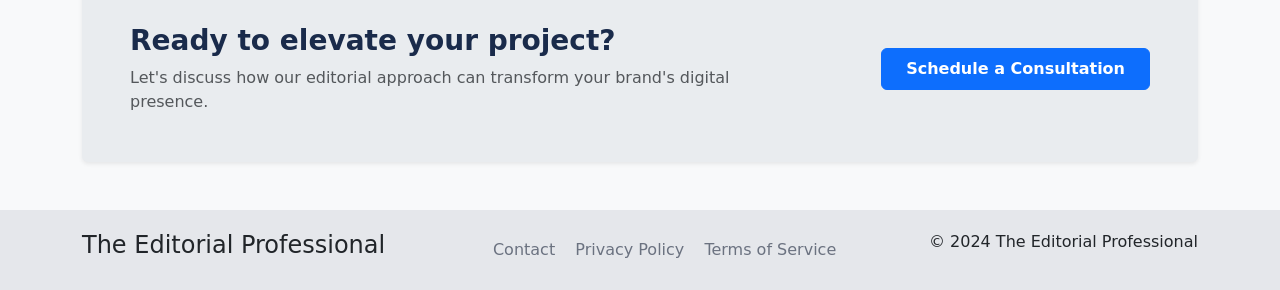
<file: services.html>
<!DOCTYPE html>
<html lang="en">

<head>
    <meta charset="UTF-8">
    <meta name="viewport" content="width=device-width, initial-scale=1.0">
    <title>Services</title>

    <!-- Custom CSS -->
    <link rel="stylesheet" href="style.css">


    <!-- Bootstrap -->
    <link href="https://cdn.jsdelivr.net/npm/bootstrap@5.3.8/dist/css/bootstrap.min.css" rel="stylesheet"
        integrity="sha384-sRIl4kxILFvY47J16cr9ZwB07vP4J8+LH7qKQnuqkuIAvNWLzeN8tE5YBujZqJLB" crossorigin="anonymous">

</head>

<body>
    <!-- ===== Navbar Section Start ===== -->
    <nav class="navbar navbar-expand-lg custom-navbar">
        <div class="container">

            <!-- Logo -->
            <a class="navbar-brand" href="#">The Editorial Professional</a>

            <!-- Mobile Toggle -->
            <button class="navbar-toggler" type="button" data-bs-toggle="collapse" data-bs-target="#navbarNav">
                <span class="navbar-toggler-icon"></span>
            </button>

            <!-- Menu -->
            <div class="collapse navbar-collapse justify-content-end" id="navbarNav">
                <ul class="navbar-nav">

                    <li class="nav-item">
                        <a class="nav-link" href="index.html">Home</a>
                    </li>

                    <li class="nav-item">
                        <a class="nav-link" href="about.html">About</a>
                    </li>

                    <li class="nav-item">
                        <a class="nav-link" href="portfolio.html">Portfolio</a>
                    </li>

                    <li class="nav-item">
                        <a class="nav-link active" href="services.html">Services</a>
                    </li>

                    <li class="nav-item">
                        <a class="nav-link" href="contract.html">Contact</a>
                    </li>

                </ul>
            </div>

        </div>
    </nav>
    <!-- ===== Navbar Section End ===== -->


<!-- hero section start of services page -->
    <section class="services-hero-section-bg">
        <div class="container">
            <div class="row pt-5 pb-5">
                <div class="col-lg-6 pt-5 pb-5">
                    <p class="text-primary fs-5 fw-semibold m-0 p-0">OUR EXPERTISE</p>
                    <h2 class="fw-bold">Design & Editorial Solution.</h2>
                </div>
                <div class="col-lg-6 pt-5 pb-5 ps-5 ">
                    <p class="">Crafting high-end digital narratives through <br>
                        meticulous visual systems and strategic <br>
                        storytelling for modern brands.</p>
                </div>
            </div>
        </div>
    </section>
<!-- hero section end of services page -->



<!-- services section start of services page -->
    <section class="services-six-card-bg">
        <div class="container pt-5 pb-5">
            <div class="row g-4">

                <div class="col-md-6 col-lg-4 ">
                    <div class="service-card shadow-sm bg-white">
                        <img src="img/services/Background (1).png" alt="">
                        <h4 class="service-title">Copywriting & Strategy</h4>
                        <p class="service-text">We develop compelling brand voices that resonate. From white papers to
                            micro-copy, every word is engineered for clarity and conversion.</p>
                        <div class="align-items-center">
                            <ul class="feature-list list-unstyled">
                                <li class="feature-item "><img src="img/services/Container.png" alt=""> Content Audits
                                </li>
                                <li class="feature-item align-items-center"><img src="img/services/Container.png"
                                        alt=""> Tone of Voice Guides</li>
                            </ul>
                        </div>
                    </div>
                </div>

                <div class="col-md-6 col-lg-4">
                    <div class="service-card shadow-sm bg-white">
                        <img src="img/services/Background (2).png" alt="">
                        <h4 class="service-title">Editorial Design</h4>
                        <p class="service-text">Translating complex information into beautiful, digestible layouts.
                            High-end typography meets architectural grid systems.</p>
                        <div class="align-items-center">
                            <ul class="feature-list list-unstyled">
                                <li class="feature-item "><img class="me-1" src="img/services/Container.png"
                                        alt="">Digital Publications</li>
                                <li class="feature-item align-items-center"><img class="me-1"
                                        src="img/services/Container.png" alt="">Report Design</li>
                            </ul>
                        </div>
                    </div>
                </div>

                <div class="col-md-6 col-lg-4">
                    <div class="service-card shadow-sm bg-white">
                        <img src="img/services/Background (3).png" alt="">
                        <h4 class="service-title">UI/UX Development</h4>
                        <p class="service-text">Functional aesthetics for the digital age. We build interfaces that are
                            as intuitive to use as they are stunning to <br> look at.</p>
                        <div class="align-items-center">
                            <ul class="feature-list list-unstyled">
                                <li class="feature-item "><img class="me-1" src="img/services/Container.png"
                                        alt="">Design Systems</li>
                                <li class="feature-item align-items-center"><img class="me-1"
                                        src="img/services/Container.png" alt="">Interactive Prototyping</li>
                            </ul>
                        </div>
                    </div>
                </div>

                <div class="col-md-6 col-lg-4">
                    <div class="service-card shadow-sm bg-white">
                        <img src="img/services/Background (4).png" alt="">
                        <h4 class="service-title">Narrative Branding</h4>
                        <p class="service-text">More than just a logo. We create cohesive brand stories that define your
                            place in the market and stick in the mind of your audience.</p>
                        <div class="align-items-center">
                            <ul class="feature-list list-unstyled">
                                <li class="feature-item "><img class="me-1" src="img/services/Container.png"
                                        alt="">Identity Design</li>
                                <li class="feature-item align-items-center"><img class="me-1"
                                        src="img/services/Container.png" alt="">Visual Storytelling</li>
                            </ul>
                        </div>
                    </div>
                </div>

                <div class="col-md-6 col-lg-4">
                    <div class="service-card shadow-sm bg-white">
                        <img src="img/services/Background (5).png" alt="">
                        <h4 class="service-title">Content Analytics</h4>
                        <p class="service-text">Measuring what matters. We provide data-driven insights into how your
                            content performs and where it can be optimized for growth.</p>
                        <div class="align-items-center">
                            <ul class="feature-list list-unstyled">
                                <li class="feature-item "><img class="me-1" src="img/services/Container.png"
                                        alt="">Performance Tracking</li>
                                <li class="feature-item align-items-center"><img class="me-1"
                                        src="img/services/Container.png" alt="">Growth Strategies</li>
                            </ul>
                        </div>
                    </div>
                </div>

                <div class="col-md-6 col-lg-4">
                    <div class="service-card shadow-sm bg-white">
                        <img src="img/services/Background (6).png" alt="">
                        <h4 class="service-title">Social Engagement</h4>
                        <p class="service-text">Crafting editorialized content for social platforms that maintains
                            high-brand standards while maximizing organic reach.</p>
                        <div class="align-items-center">
                            <ul class="feature-list list-unstyled">
                                <li class="feature-item "><img class="me-1" src="img/services/Container.png"
                                        alt="">Platform Strategy</li>
                                <li class="feature-item align-items-center"><img class="me-1"
                                        src="img/services/Container.png" alt="">Visual Asset Kits</li>
                            </ul>
                        </div>
                    </div>
                </div>

            </div>
        </div>
    </section>
<!-- services section end of services page -->




<!-- contact section start of services page -->
    <section class="bg-light">
        <div class="container py-5 text-center">
            <p class="text-primary fw-bold text-uppercase small mb-2" style="letter-spacing: 1px;">Trusted Collaboration
            </p>
            <h2 class="fw-bold mb-3" style="color: #1a2b4b;">Partners in Excellence</h2>
            <div class="blue-line mb-5"></div>

            <div class="d-flex flex-wrap justify-content-center align-items-center gap-5 mb-5 opacity-75">
                <img src="img/services/Container (1).png" alt="Logo 1" class="img-fluid"
                    style="max-width: 900px;">
                
            </div>

            <div class="bg-body-secondary border-0 card cta-card p-4 p-md-5 text-start shadow-sm  ">
                <div class="row align-items-center ">
                    <div class="col-lg-8 mb-4 mb-lg-0">
                        <h3 class="fw-bold mb-2" style="color: #1a2b4b;">Ready to elevate your project?</h3>
                        <p class="text-muted mb-0">Let's discuss how our editorial approach can transform your brand's
                            digital presence.</p>
                    </div>
                    <div class="col-lg-4 text-lg-end">
                        <a href="#" class="btn btn-primary px-4 py-2 fw-semibold">Schedule a Consultation</a>
                    </div>
                </div>
            </div>
        </div>
    </section>
<!-- contact section start of services page -->



    <!-- ===== Footer Section Start ===== -->
<footer class="footer">
    <div class="container d-flex justify-content-between align-items-center flex-wrap">
        <div>
            <h4>The Editorial Professional</h4>
        </div>

        <div>
            <a href="contract.html">Contact</a>
            <a href="#">Privacy Policy</a>
            <a href="#">Terms of Service</a>
        </div>
        <div>
            <p>© 2024 The Editorial Professional</p>
        </div>
    </div>
</footer>
<!-- ===== Footer Section End ===== -->


    <script src="https://cdn.jsdelivr.net/npm/bootstrap@5.3.8/dist/js/bootstrap.bundle.min.js"
        integrity="sha384-FKyoEForCGlyvwx9Hj09JcYn3nv7wiPVlz7YYwJrWVcXK/BmnVDxM+D2scQbITxI"
        crossorigin="anonymous"></script>
</body>

</html>
</file>
<file: style.css>
body {
    font-family: 'Segoe UI', sans-serif;
    background: #f3f5f7;
    color: #1f2a37;
}

/* ===== Navbar ===== */
.custom-navbar {
    background-color: #f3f5f7; /* same light gray bg */
    padding: 18px 0;
}
.portfolio-hero-section-bg{
    background-color: #f3f5f7; /* same light gray bg */
}
.services-hero-section-bg{
    background-color: #f3f5f7; /* same light gray bg */
}
.services-six-card-bg{
    background-color: #e6ecf1;
    padding: 50px 0;
}
.card-two-bg{
    background-color: #f3f5f7;
}
/* Logo */
.navbar-brand {
    font-size: 22px;
    font-weight: 600;
    color: #1f2937;
}

/* Nav links */
.navbar-nav .nav-link {
    color: #6b7280;
    font-size: 16px;
    margin-left: 25px;
    position: relative;
    transition: 0.3s;
}

/* Active link */
.navbar-nav .nav-link.active {
    color: #2563eb;
    font-weight: 500;
}

/* Underline effect */
.navbar-nav .nav-link.active::after {
    content: "";
    position: absolute;
    left: 0;
    bottom: -6px;
    width: 100%;
    height: 2px;
    background: #2563eb;
    border-radius: 2px;
}

/* Hover effect */
.navbar-nav .nav-link:hover {
    color: #111827;
}






/* ===== Hero ===== */
.hero-section {
    padding: 80px 0;
}

.badge-custom {
    background: #e6edff;
    color: #2f6fed;
    padding: 6px 12px;
    border-radius: 20px;
    font-size: 12px;
}

.hero-title {
    font-size: 56px;
    font-weight: 700;
    margin-top: 15px;
}

.hero-text {
    color: #6b7280;
    margin-top: 15px;
    line-height: 1.6;
}

.hero-buttons {
    margin-top: 25px;
}

.btn-primary-custom {
    background: #2f6fed;
    color: #fff;
    padding: 10px 20px;
    border-radius: 8px;
}

.btn-secondary-custom {
    background: #e5e7eb;
    padding: 10px 20px;
    border-radius: 8px;
    margin-left: 10px;
}

.hero-img {
    border-radius: 16px;
    width: 100%;
}

/* ===== Mission ===== */
.mission-section {
    background: #eef1f4;
    padding: 80px 0;
}

.section-label {
    font-size: 12px;
    color: #2f6fed;
    letter-spacing: 1px;
}

.mission-title {
    font-size: 32px;
    margin-top: 10px;
}

.mission-text {
    color: #6b7280;
    line-height: 1.7;
}

/* ===== Services ===== */
.services-section {
    padding: 80px 0;
}

.services-title {
    margin-bottom: 40px;
}

.service-card {
    background: #f9fafb;
    padding: 30px;
    border-radius: 12px;
}
.service-card img {
   margin-bottom: 20px;
}

/* ===== Testimonial ===== */
.testimonial-section {
    background: #eef2f5;
    padding: 100px 0;
}

.testimonial-title {
    font-size: 36px;
    font-weight: 700;
    margin-top: 10px;
}

.testimonial-card {
    background: #f8fafc;
    padding: 35px;
    border-radius: 20px;
    position: relative;
}

.testimonial-text {
    font-size: 16px;
    color: #4b5563;
    line-height: 1.8;
    font-style: italic;
}

/* Quote icon top-right */
.quote-icon {
    position: absolute;
    top: 20px;
    right: 25px;
    font-size: 60px;
    color: #dbe3ef;
    font-weight: 700;
}

/* Client image */
.client-img {
    width: 50px;
    height: 50px;
    border-radius: 12px;
    object-fit: cover;
}




/* ===== Footer ===== */
.footer {
    background: #e5e7eb;
    padding: 20px 0;
}

.footer a {
    margin-left: 15px;
    text-decoration: none;
    color: #6b7280;
}




/* portfolio page CSS start from here  */


/* Left blue border effect */
.custom-card {
    border-left: 4px solid #2563eb;
    border-radius: 16px;
    background: #f8fafc;
}
.port-icon-img{
    margin-right: 10px;
}


.bg-personal{
    background: #e8eff3;
}


/* ===== Timeline ===== */
.timeline {
    position: relative;
    padding-left: 30px;
}

/* Vertical Line */
.timeline::before {
    content: "";
    position: absolute;
    left: 8px;
    top: 0;
    width: 2px;
    height: 100%;
    background: #e5e7eb;
}

/* Each Item */
.timeline-item {
    position: relative;
    margin-bottom: 40px;
}

/* Dot */
.timeline-dot {
    position: absolute;
    left: -1px;
    top: 5px;
    width: 12px;
    height: 12px;
    background: #2563eb;
    border-radius: 50%;
}

/* Gray Dot */
.timeline-dot.gray {
    background: #cbd5e1;
}

/* Content spacing */
.timeline-content {
    margin-left: 20px;
}





.color-blue{
    color: #0056d2;
}

.heading-div{
    width: 794.67px;
    height: 152px;
    opacity: 100%;
}
.heading-div h1{
    font-size: 72px;
    line-height: 72px;
    letter-spacing: -3.6px;
    color: #2b3437;
}
.custom-size-font{
    font-size: 12px;
    line-height: 1.2px;
}
.custom-size-p{
    font-size: 18px;
    line-height: 29.3px;
}
.custom-div-p{
    width: 768px;
    height: 87.75px;
}
.padding-top-about{
    padding-top: 16px;
}
.gap-about{
    gap: 24px;
}
.about-section{
    padding: 100px 100px;
}
.box-about-quote{
    width: 198px;
    height: 108px;
    background-color: #FFFFFF;
    border: 1px solid #E5E7EB;
    border-radius: 8px;
    padding: 24px 42px 24px 24px;
    font-style: italic;
    position: absolute;
    bottom: 80px;
    right: 320px;
}
.custom-padding-card1{
    padding: 32px;
}
.custom-padding-top{
    padding-top: 16px;
}
.custom-padding-bottom{
    padding-bottom: 16px;
}
.custom-gray{
    color: #615B77;
}
.custom-height-width{
    width: 1216px;
    height: 30px;
}
.tag {
  display: flexbox;
  padding: 6px 16px;
  background: #e9e6f7;
  color: #6f42c1;
  border-radius: 20px;
  font-size: 12px;
  margin: 5px;
}
.section-title {
  font-weight: 700;
  font-size: 28px;
  color: #2d2f31;
}

.section-subtitle {
  color: #6c757d;
  font-size: 14px;
  margin-top: 5px;
}
.clients-box h3 {
  color: #c9d6f2;
  font-size: 32px;
  font-weight: 700;
  margin: 0;
}

.clients-box p {
  font-size: 11px;
  letter-spacing: 1px;
  color: #6c757d;
  margin: 0;
}
.divider {
  border-top: 1px solid #535252;
}
.brand h5 {
  font-weight: 600px;
  font-size: 24px;
  line-height: 32px;
  color: #6c757d;
  letter-spacing: -1.2px;
}

.brand span {
  font-size: 8px;
  letter-spacing: 0.6px;
  color: #adb5bd;
  padding-bottom: 35px;
}
.custom-bg-core{
    background-color: #EAEFF1;
}

.schedule-section {
  background-color: #1659c7;
  width: 1216px;
  height: 308px;
  padding: 48px;
  margin-left: 120px;
  border: 1px solid #1659c7;
  border-radius: 8px;
  color: #ffffff;
}
.schedule-title {
  font-size: 30px;
  font-weight: 700;
  margin-bottom: 25px;
}

/* Subtitle */
.schedule-subtitle {
  font-size: 18px;
  margin-left: auto;
  margin-right: auto;
  width: 576px;
  height: 72px;
  opacity: 80%;
  padding-bottom: 16px;
  color: #F8F7FF;
}

/* Button */
.schedule-btn {
  background-color: #ffffff;
  color: #1659c7;
  padding-bottom: 16px;
  padding-top: 16px;
  padding-left: 32px;
  padding-right: 32px;
  border-radius: 4px;
  font-size: 16px;
  border: 1px solid #ffffff;
}
.schedule-section a{
    text-decoration: none;
}
.contract-title-section{
    padding-left: 110px;
    padding-right: 100px;
}



.contact-form label {
  font-size: 12px;
  font-weight: 600;
  color: #6c757d;
  margin-bottom: 5px;
  display: block;
}

.contact-form .form-control {
  background: #eef1f4;
  border: none;
  padding: 12px;
  font-size: 14px;
  border-radius: 6px;
}

.contact-form .form-control:focus {
  box-shadow: none;
  background: #e6ebf1;
}

.send-btn {
  background-color: #1659c7;
  color: #ffffff;
  padding-bottom: 16px;
  padding-top: 16px;
  padding-left: 32px;
  padding-right: 32px;
  border-radius: 4px;
  font-size: 16px;
  border: 1px solid #ffffff;
}


/* INFO BOXES */
.info-boxes .info-item {
  background: #ffffff;
  padding: 20px;
  border-radius: 10px;
}

.info-item .icon {
  font-size: 20px;
  color: #1659c7;
  margin-bottom: 10px;
}

.info-item h6 {
  font-weight: 600;
  margin-bottom: 5px;
}

.info-item p {
  font-size: 13px;
  color: #6c757d;
}

/* MAP */
.map-box {
  position: relative;
  border-radius: 10px;
}

.map-box iframe {
  width: 478px;
  height: 512px;
}

/* MAP CARD */
.map-card {
    width: 430.66px;
    height: 70px;
    background-color: #FFFFFF;
    border: 1px solid #E5E7EB;
    border-radius: 8px;
    padding: 16px 16px 16px 16px;
    position: absolute;
    bottom: 80px;
    right: 175px;
}

/* QUOTE */
.quote-box {
  background-image: url(src/img/bg/bg_decor.png);
  background-repeat: no-repeat;
  background-position: right;
  margin-right: 200px;
  background-size: auto;   
  color: #0056d2;
  padding: 30px;
  border-radius: 10px;
  font-style: italic;
  text-align: left;
}
</file>
